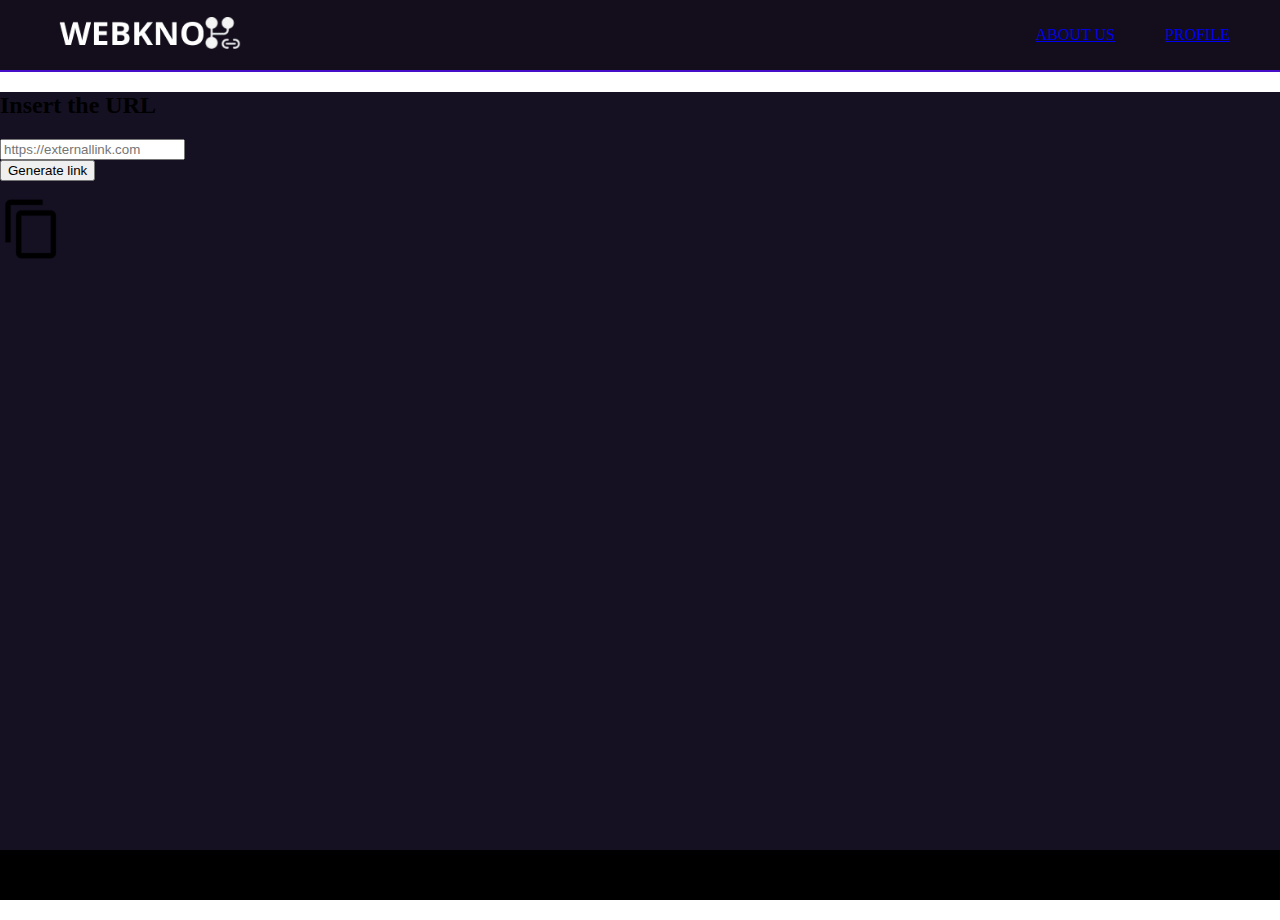
<file: index.html>
<!DOCTYPE html>
<html lang="en">
<head>
    <meta charset="UTF-8">
    <meta name="viewport" content="width=device-width, initial-scale=1.0">
    <title>Document</title>
    <link rel="stylesheet" href="css/style.css">
    <link rel="stylesheet" href="css/header.css">
    <link rel="stylesheet" href="css/main.css">
    <link rel="stylesheet" href="css/footer.css">
    <link rel="preconnect" href="https://fonts.googleapis.com">
    <link rel="preconnect" href="https://fonts.gstatic.com" crossorigin>
    <link href="https://fonts.googleapis.com/css2?family=Matangi:wght@300..900&family=Roboto:ital,wght@0,100..900;1,100..900&display=swap" rel="stylesheet">
</head>

<body>
    <header>
        <nav class="">
            <a href="#">profile</a>
            <a href="#">about us</a>
        </nav>
        
        <div>
            <img src="img/WEBKNOT.png" alt="Logo da Webknot">
        </div>
    </header>


    <main>
        <div class="container_gerador_link">
            <div class="container_inserir_url">
                <h2>Insert the URL</h2>
                <input type="text" placeholder="https://externallink.com" id="input-link_encurtado">
            </div>
            <button id="botao_gerador_link" onclick="gerarLink()">Generate link</button>
            <div id="output-link_encurtado">
                <p id="output-link_encurtado-p"></p>
                <img id="botao_copiar_link" src="img/copy.png" alt="símbolo de cópia" onclick="">
            </div>
        </div>
    </main>


    <footer>

    </footer>

    <script src="main.js"></script>
</body>
</html>
</file>
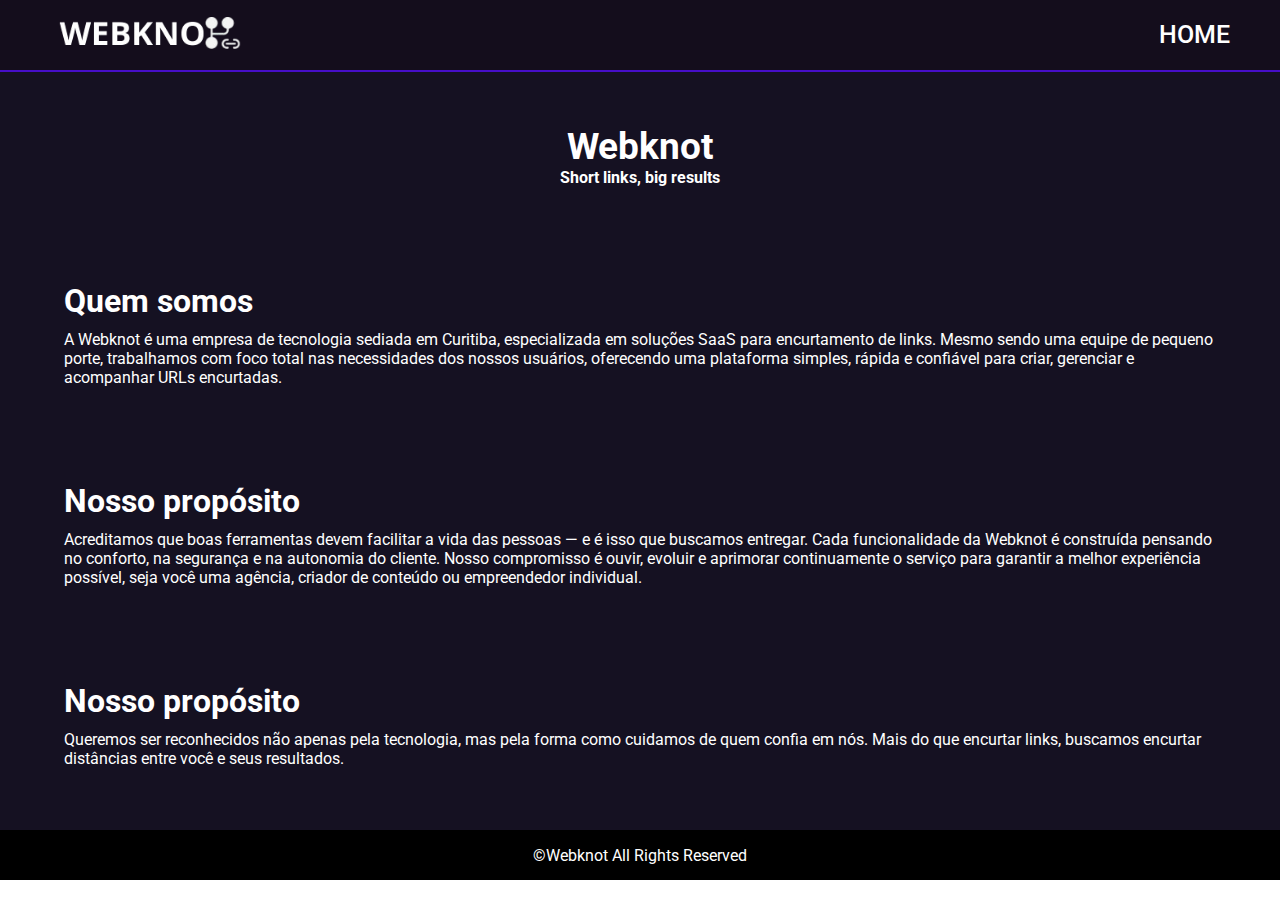
<file: about.html>
<!DOCTYPE html>
<html lang="en">
<head>
    <meta charset="UTF-8">
    <meta name="viewport" content="width=device-width, initial-scale=1.0">
    <title>About us</title>

    <link rel="preconnect" href="https://fonts.googleapis.com">
    <link rel="preconnect" href="https://fonts.gstatic.com" crossorigin>
    <link href="https://fonts.googleapis.com/css2?family=Matangi:wght@300..900&family=Roboto:ital,wght@0,100..900;1,100..900&display=swap" rel="stylesheet">

    <link rel="stylesheet" href="css/base/variables.css">
    <link rel="stylesheet" href="css/base/global.css">
    <link rel="stylesheet" href="css/layout/header.css">
    <link rel="stylesheet" href="css/layout/footer.css">
    <link rel="stylesheet" href="css/pages/about.css">

    <link rel="icon" type="image/x-icon" href="img/Vector.png">
</head>
<body>
    <header>
        <nav>
            <div class="nav_bar_elemento">
                <a href="index.html">Home</a>
                <span class="nav_bar_animacao"></span>
            </div>
            
        </nav>
        
        <div>
	    <a href="index.html"><img src="img/WEBKNOT.png" alt="Logo da Webknot"></a>
        </div>
    </header>

    <main>
        <div class="notranslate titulo-info" translate="no">
            <h1>Webknot</h1>
            <p>Short links, big results</p>
        </div>

        <div class="quem_somos info">
            <h2 class="titulo-quem_somos">Quem somos</h2>
            <p class="texto-quem_somos">A Webknot é uma empresa de tecnologia sediada em Curitiba, especializada em soluções SaaS para encurtamento de links. Mesmo sendo uma equipe de pequeno porte, trabalhamos com foco total nas necessidades dos nossos usuários, oferecendo uma plataforma simples, rápida e confiável para criar, gerenciar e acompanhar URLs encurtadas.</p>
        </div>
        <div class="nosso_proposito info">
            <h2 class="titulo-nosso_proposito">Nosso propósito</h2>
            <p class="texto-nosso_proposito">Acreditamos que boas ferramentas devem facilitar a vida das pessoas — e é isso que buscamos entregar. Cada funcionalidade da Webknot é construída pensando no conforto, na segurança e na autonomia do cliente. Nosso compromisso é ouvir, evoluir e aprimorar continuamente o serviço para garantir a melhor experiência possível, seja você uma agência, criador de conteúdo ou empreendedor individual.</p>
        </div>
        <div class="nossa_visao info">
            <h2 class="titulo-nossa_visao">Nosso propósito</h2>
            <p class="texto-nossa_visao">Queremos ser reconhecidos não apenas pela tecnologia, mas pela forma como cuidamos de quem confia em nós. Mais do que encurtar links, buscamos encurtar distâncias entre você e seus resultados.</p>
        </div>
    </main>

    <footer>
        <span>&#169;<span translate="no" class="notranslate">Webknot</span> All Rights Reserved</span>
    </footer>
</body>
</html>
</file>
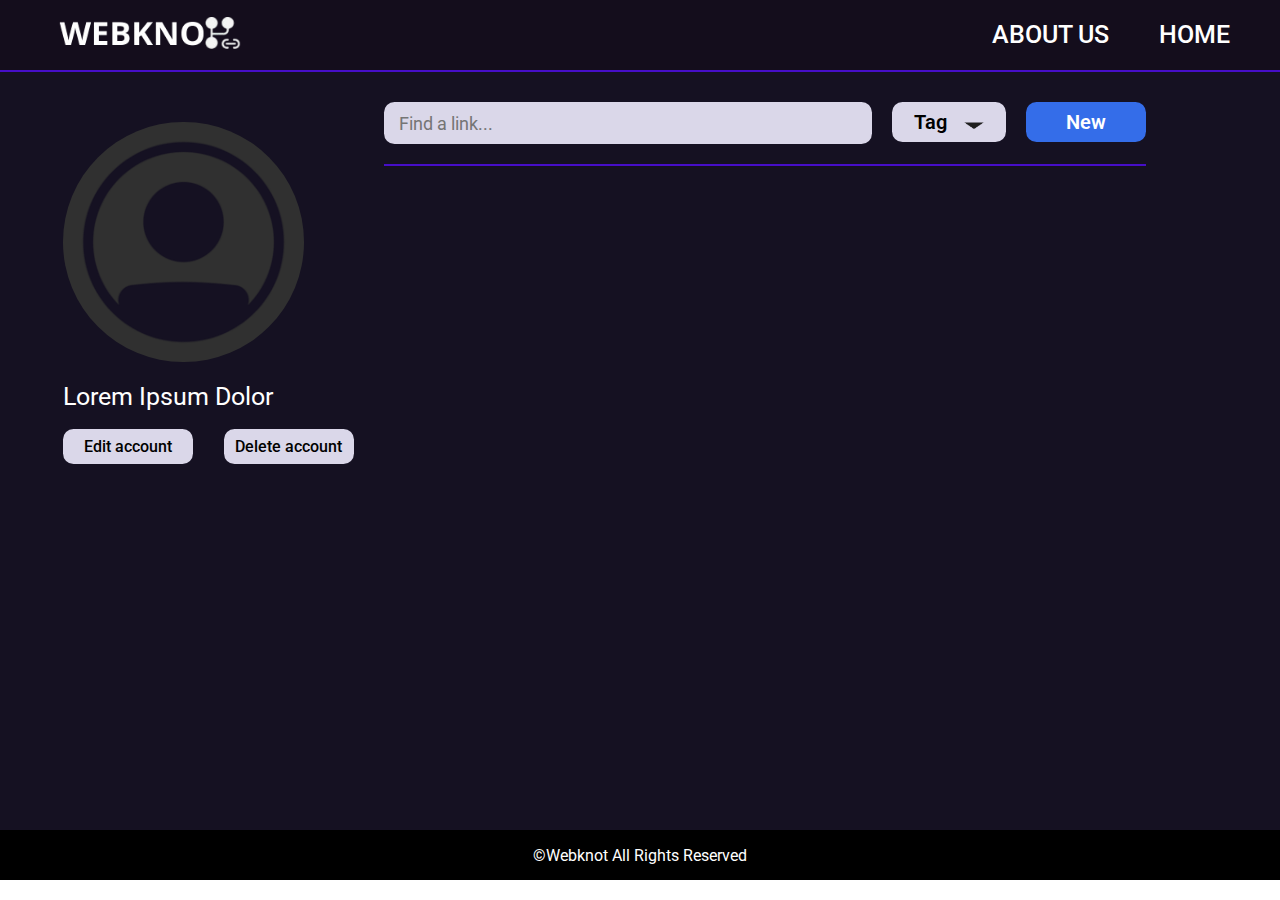
<file: dashboard.html>
<!DOCTYPE html>
<html lang="en">
<head>
    <meta charset="UTF-8">
    <meta name="viewport" content="width=device-width, initial-scale=1.0">
    <title>Dashboard</title>

    <link rel="preconnect" href="https://fonts.googleapis.com">
    <link rel="preconnect" href="https://fonts.gstatic.com" crossorigin>
    <link href="https://fonts.googleapis.com/css2?family=Matangi:wght@300..900&family=Roboto:ital,wght@0,100..900;1,100..900&display=swap" rel="stylesheet">

    <link rel="stylesheet" href="css/base/variables.css">
    <link rel="stylesheet" href="css/base/global.css">
    <link rel="stylesheet" href="css/layout/header.css">
    <link rel="stylesheet" href="css/layout/footer.css">
    <link rel="stylesheet" href="css/pages/dashboard.css">

    <link rel="icon" type="image/x-icon" href="img/Vector.png">
</head>

<body>
    <header>
        <nav>
            <div class="nav_bar_elemento">
                <a href="index.html">Home</a>
                <span class="nav_bar_animacao"></span>
            </div>
            <div class="nav_bar_elemento">
                <a href="about.html">about us</a>
                <span class="nav_bar_animacao"></span>
            </div>
            
        </nav>
        
        <div>
	    <a href="index.html"><img src="img/WEBKNOT.png" alt="Logo da Webknot"></a>
        </div>
    </header>


    <main>
        <div class="user_profile">
            <img src="img/pfp_example.png" alt="User's profile picture" class="pfp_img">

            <div class="user_info_summary">
                <p id="profile_username_p">Lorem Ipsum Dolor</p>
                <p id="profile_links_count_p"></p>
            </div>
            <div class="account_CRUD">
                <button class="account_edit_CRUD button_CRUD" onclick="abrirModalEditar()"><span></span>Edit account</button>
                <button class="account_delete_CRUD button_CRUD" onclick="deletarUsuario()"><span></span>Delete account</button>
            </div>

            <div class="shadow"></div>

            <form id="edit_profile_form">
                <span id="close_edit_form">&times;</span>
                <div class="account_update_container">
                    <h3>Edit profile</h3>
                    <div class="account_edit">
                        <label for="edit_nome">Name:</label>
                        <input type="text" id="edit_nome" name="nome" class="account_edit_input">
                    </div>
                        
                    <div class="account_edit">
                        <label for="edit_email">Email:</label>
                        <input type="email" id="edit_email" name="email" class="account_edit_input">
                    </div>
                    
                    <button type="submit">Save changes</button>
                </div>
                    
                <p id="mensagem_update"></p> 
            </form>
            
            
        </div>

        <div class="link_related_div">
            <div class="link_search_div link_related_subdiv">
                <input id="link_search_input" type="text" placeholder="Find a link...">

                <div class="wrapper">
                        <details class="tag_details">
                        <summary>Tag <img src="img/trianglin.png" alt="trianglin"></summary>
                        <div class="content">
                            <label id="tag_1">
                                <input type="radio" name="tag_1" id="tag_1" data-autosubmit="true">
                                <span>Tag 1</span>
                            </label>
                            <label id="tag_2">
                                <input type="radio" name="tag_2" id="tag_2">
                                <span>Tag 2</span>
                            </label>
                            <label id="tag_3">
                                <input type="radio" name="tag_3" id="tag_3">
                                <span>Tag 3</span>
                            </label>
                        </div>
                    </details>

                    <a href="index.html" class="create_new_link">New</a>
                </div>
            </div>

            <!-- SERÁ POPULADO COM O BANCO DE DADOS -->
            <div id="links_container"></div>


        </div>
    </main>


    <footer>
        <span>&#169;<span translate="no" class="notranslate">Webknot</span> All Rights Reserved</span>
    </footer>

    <script src="js/usuarioCRUD.js"></script>
    <script src="js/linkCRUD.js"></script>
    <script src="js/linkFilterDashboard.js"></script>
</body>
</html>
</file>
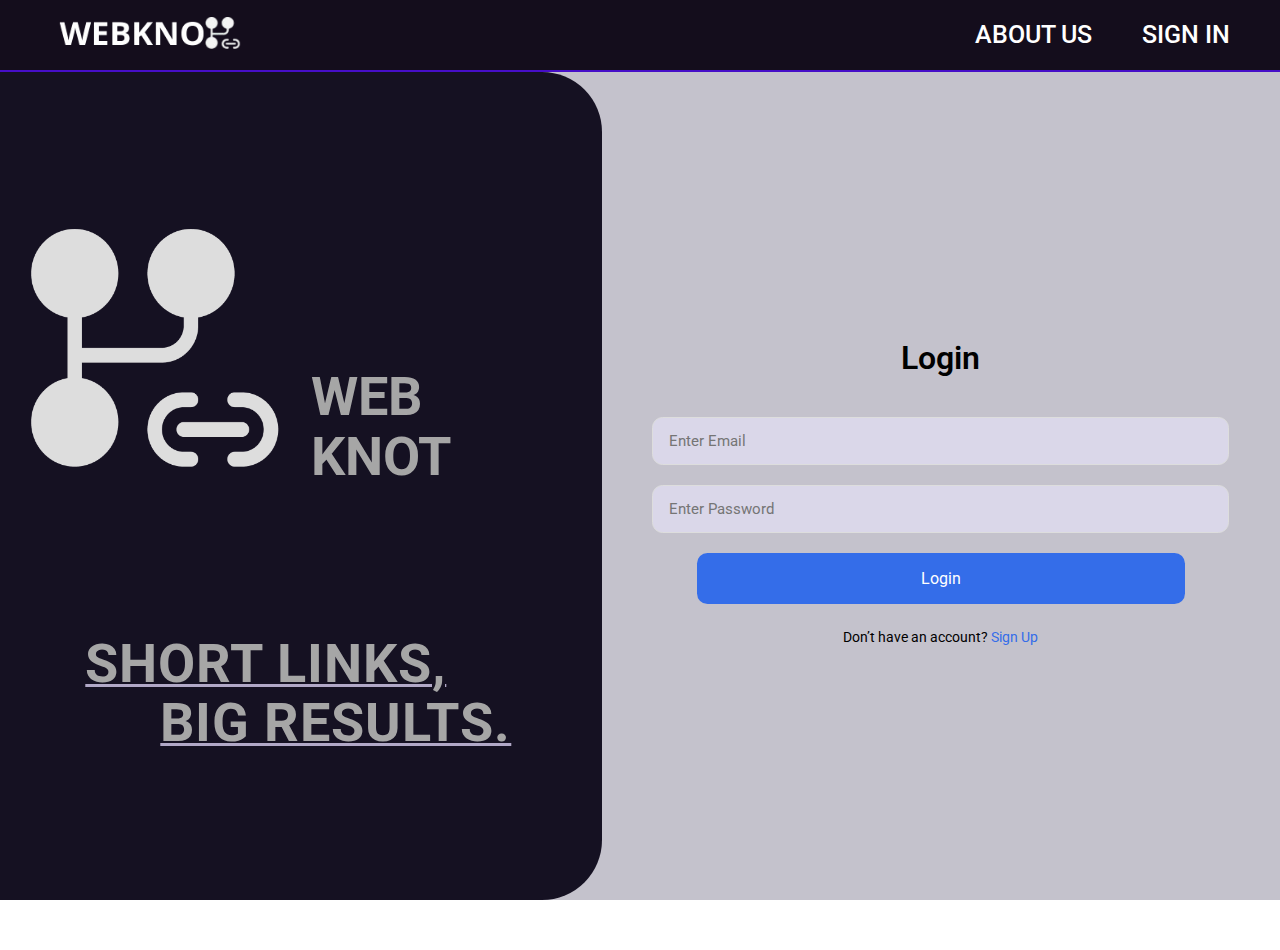
<file: signin.html>
<!DOCTYPE html>
<html lang="en">
<head>
    <meta charset="UTF-8">
    <meta name="viewport" content="width=device-width, initial-scale=1.0">
    <title>WebKnot - Sign In</title>

    <link rel="preconnect" href="https://fonts.googleapis.com">
    <link rel="preconnect" href="https://fonts.gstatic.com" crossorigin>
    <link href="https://fonts.googleapis.com/css2?family=Matangi:wght@300..900&family=Roboto:ital,wght@0,100..900;1,100..900&display=swap" rel="stylesheet">

    <link rel="stylesheet" href="css/base/variables.css">
    <link rel="stylesheet" href="css/base/global.css">
    <link rel="stylesheet" href="css/layout/header.css">
    <link rel="stylesheet" href="css/layout/footer.css">
    <link rel="stylesheet" href="css/pages/sign_upAndIn.css">

    <link rel="icon" type="image/x-icon" href="img/Vector.png">
</head>
<header>
    <nav>
      <div class="nav_bar_elemento">
        <a href="signin.html">Sign in</a>
        <span class="nav_bar_animacao"></span>
      </div>
      <div class="nav_bar_elemento">
        <a href="#">about us</a>
        <span class="nav_bar_animacao"></span>
      </div>
    </nav>
        
    <div>
      <img src="img/WEBKNOT.png" alt="Logo da Webknot">
    </div>
  </header>


  <main>
    <div class="container">

      <div class="left-panel">
        <div class="logo_div">
          <img src="img/logo.png" alt="Logo" />

          <div>
            <h1>WEB</h1>
            <h1>KNOT</h1>
          </div>
        </div>

        <div class="slogan">
          <p class="slogan_p1"><span class="underline">Short links,</span></p>
          <p class="slogan_p2"><span class="underline">Big results.</span></p>
        </div>

      </div>


    <div class="right-panel">

      <h2>Login</h2>

      <form>
        <input type="email" placeholder="Enter Email" required />
        <input type="password" placeholder="Enter Password" required />
        <button type="submit">Login</button>
      </form>

      <p class="login-text">
        Don’t have an account? <a href="signup.html">Sign Up</a>
      </p>

    </div>

  </div>

  </main>

  <footer>
    <span>&#169;Webknot All Rights Reserved</span>
  </footer>

</body>
</html>
</file>
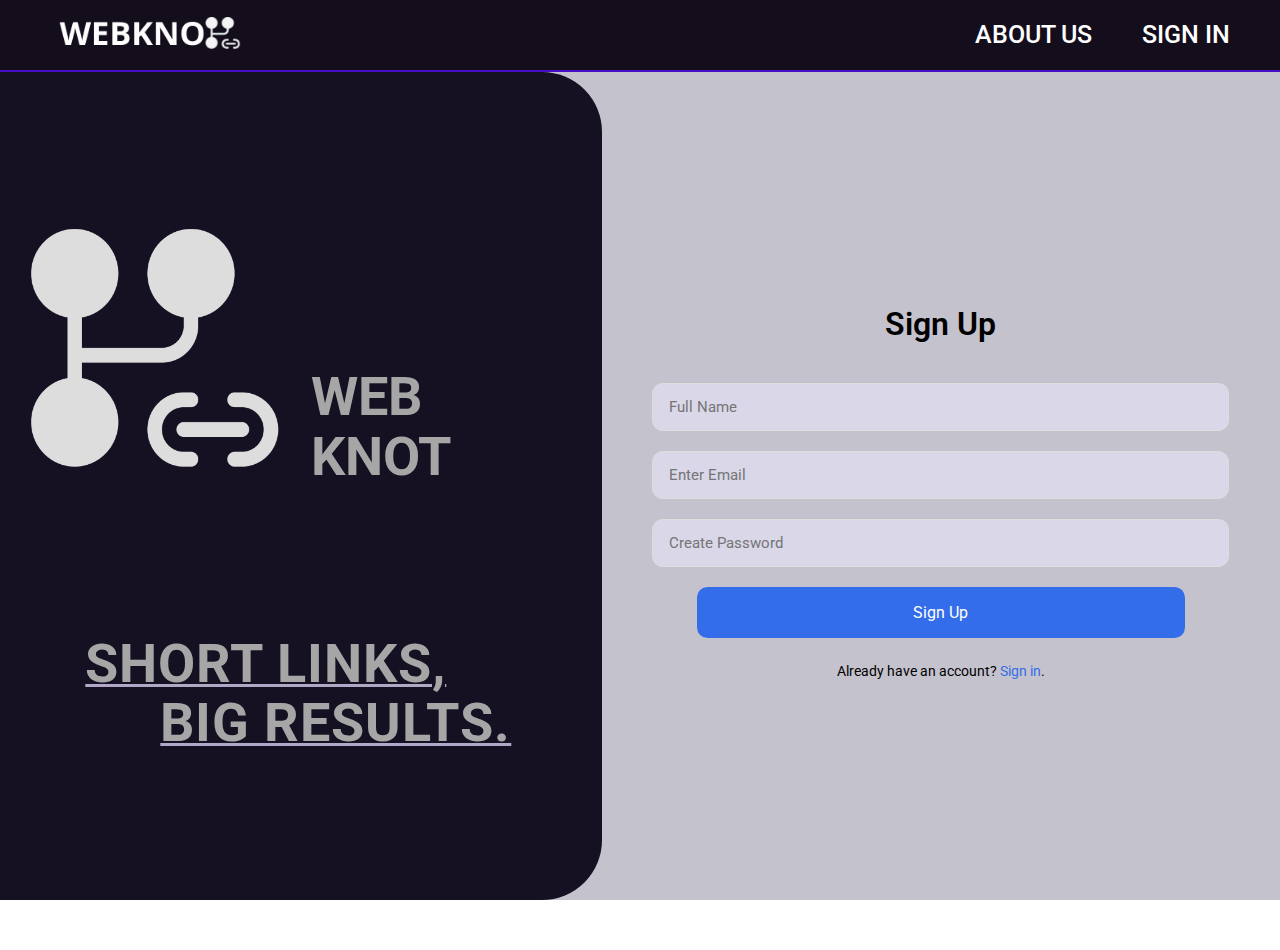
<file: signup.html>
<!DOCTYPE html>
<html lang="en">
<head>
    <meta charset="UTF-8">
    <meta name="viewport" content="width=device-width, initial-scale=1.0">
    <title>WebKnot - Sign Up</title>

    <link rel="preconnect" href="https://fonts.googleapis.com">
    <link rel="preconnect" href="https://fonts.gstatic.com" crossorigin>
    <link href="https://fonts.googleapis.com/css2?family=Matangi:wght@300..900&family=Roboto:ital,wght@0,100..900;1,100..900&display=swap" rel="stylesheet">

    <link rel="stylesheet" href="css/base/variables.css">
    <link rel="stylesheet" href="css/base/global.css">
    <link rel="stylesheet" href="css/layout/header.css">
    <link rel="stylesheet" href="css/layout/footer.css">
    <link rel="stylesheet" href="css/pages/sign_upAndIn.css">

    <link rel="icon" type="image/x-icon" href="img/Vector.png">
    <script src="js/main.js"></script>
</head>
<body>
  <header>
    <nav>
      <div class="nav_bar_elemento">
        <a href="signin.html">Sign in</a>
        <span class="nav_bar_animacao"></span>
      </div>
      <div class="nav_bar_elemento">
        <a href="#">about us</a>
        <span class="nav_bar_animacao"></span>
      </div>
    </nav>
        
    <div>
      <a href="index.html"><img src="img/WEBKNOT.png" alt="Logo da Webknot"></a>
    </div>
  </header>


  <main>
    <div class="container">

      <div class="left-panel">
        <div class="logo_div">
          <img src="img/logo.png" alt="Logo" />

          <div class="notranslate" translate="no">
            <h1>WEB</h1>
            <h1>KNOT</h1>
          </div>
        </div>

        <div class="slogan">
          <p class="slogan_p1"><span class="underline">Short links,</span></p>
          <p class="slogan_p2"><span class="underline">Big results.</span></p>
        </div>

      </div>

      <div class="right-panel">
        <h2>Sign Up</h2>

        <form id="signupForm">
	  <input type="text" id="fullName" placeholder="Full Name" required />
	  <span class="error" id="nameError"></span>

	  <input type="email" id="email" placeholder="Enter Email" required />
	  <span class="error" id="emailError"></span>

	  <input type="password" id="password" placeholder="Create Password" required />
	  <span class="error" id="passwordError"></span>

          <button type="submit">Sign Up</button>
        </form>

        <p class="login-text">
          Already have an account? <a href="signin.html">Sign in</a>.
        </p>

      </div>
    </div>
  </main>


  <footer>
    <span>&#169;<span translate="no" class="notranslate">Webknot</span> All Rights Reserved</span>
  </footer>

</body>
</html>
</file>
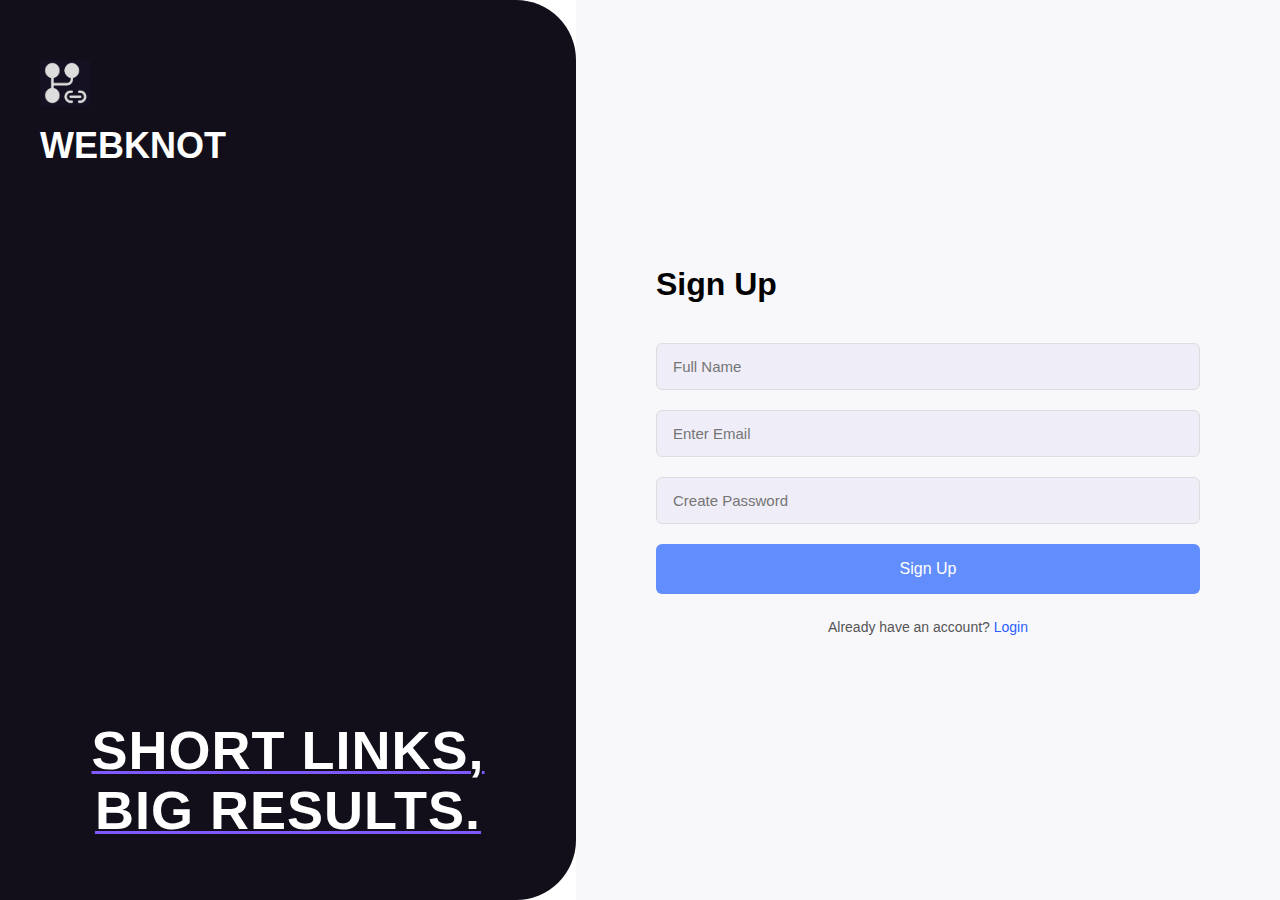
<file: webknot/signup.html>
<!DOCTYPE html>
<html lang="en">
<head>
  <meta charset="UTF-8" />
  <meta name="viewport" content="width=device-width, initial-scale=1.0" />
  <title>Web Knot - Sign Up</title>
  <link rel="stylesheet" href="style.css" />
</head>
<body>

  <div class="container">

    <div class="left-panel">

      <div class="logo">
        <img src="logo.png" alt="Logo" />
        <h1><span>WEBKNOT</h1>
      </div>

      <p class="slogan">
        <span class="underline">Short links,</span><br>
        <span class="underline">Big results.</span>
      </p>

    </div>

    <div class="right-panel">

      <h2>Sign Up</h2>

      <form>
        <input type="text" placeholder="Full Name" required />
        <input type="email" placeholder="Enter Email" required />
        <input type="password" placeholder="Create Password" required />
        <button type="submit">Sign Up</button>
      </form>

      <p class="login-text">
        Already have an account? <a href="login.html">Login</a>
      </p>

    </div>
  </div>
</body>
</html>
</file>
<file: css/style.css>
@import url('https://fonts.googleapis.com/css2?family=Matangi:wght@300..900&family=Roboto:ital,wght@0,100..900;1,100..900&display=swap');

html, body{
    padding: 0;
    margin: 0;
    height: 100%;
    overflow-x: hidden;
}
</file>
<file: css/header.css>
header{
    display: flex;
    flex-direction: row-reverse;
    min-height: 70px;
    justify-content: space-between;
    align-items: center;
    background-color: #140D1C;
    color: #fff;
    border-bottom: 2px solid #460EC8;
}

header nav{
    display: flex;
    flex-direction: row-reverse;
    padding-right: 50px;
    gap: 50px;
    text-transform: uppercase;
}

.nav_bar_elemento{
    display: flex;
    flex-direction: column;
    align-items: center;
}

.nav_bar_elemento a{
    font-size: 25px;
    align-self: center;
    margin: 0;
    color: #fff;
    font-family: 'roboto';
    font-weight: 500;
    text-decoration: none;
    transition: color 0.4s ease-out;
}

.nav_bar_elemento span{
    width: 0;
    height: 2px;
    background-color: #b1a8c7;
    transition: width 0.4s ease-out;
}

.nav_bar_elemento:hover a{
    color: #b1a8c7;
}

.nav_bar_elemento:hover span{
    width: 100%;
}

header img{
    margin-left: 50px;
    filter: invert();
    aspect-ratio: auto;
    width: 200px;
    height: auto;
}



@media screen and (max-width: 600px){
header{
    display: flex;
    flex-direction: column;
    min-height: 70px;
    height: fit-content;
    justify-content: center;
    align-items: center;
    background-color: #140D1C;
    color: #fff;
    border-bottom: 2px solid #460EC8;
}

header nav{
    display: flex;
    flex-direction: column;
    padding: 0;
    gap: 15px;
    margin: 15px 0;
    text-transform: uppercase;
}

header img{
    margin-left: 0;
    margin-bottom: 15px;
    filter: invert();
    aspect-ratio: auto;
    width: 200px;
    height: auto;
}

}
</file>
<file: css/main.css>
main{
    height: calc(100vh - 142px);
    background-color: #151122;
}

@media screen and (max-width: 600px){}
</file>
<file: css/footer.css>
footer{
    min-height: 70px;
    background-color: black;
}

@media screen and (max-width: 600px){}
</file>
<file: css/base/variables.css>
:root{
    /* TEXT COLORS */
    --general_text_color: #FFFFFF;
    --dark_text_color: #3D414A;
    --highlight_text_color: #b1a8c7;
    --secondary_text_color: #A6A6A6;


    /* HIGHLIGHT COLORS */
    --highlight_blue: #346DE9;
    --hover_highlight_blue: #5a80f0;
    --highlight_purple: #460EC8;


    /* BACKGROUND COLORS */
    --header_bg: #140D1C;
    --general_bg: #151122;
    --footer_bg: #000000;
    --link_bg: #DAD7E9;
    --login_bg: #c4c2cc;


    /* BUTTON COLORS */
    --delete_button_anim_bg: #ec091c;
    --edit_button_anim_bg: #19ee60;


    /* BORDER SPECIFICATIONS */
    --general_border_radius: 10.5px;


    --link_URL_width: 300px;
}
</file>
<file: css/base/global.css>
html, body{
  padding: 0;
  margin: 0;
  height: 100%;
  overflow-x: hidden;
}

body *{
  font-family: "Roboto", sans-serif;
}

body{
  width: 100%;
}
</file>
<file: css/layout/header.css>
header{
    display: flex;
    flex-direction: row-reverse;
    min-height: 70px;
    justify-content: space-between;
    align-items: center;
    background-color: #140D1C;
    color: #fff;
    border-bottom: 2px solid #460EC8;
}

header nav{
    display: flex;
    flex-direction: row-reverse;
    padding-right: 50px;
    gap: 50px;
    text-transform: uppercase;
}

.nav_bar_elemento{
    display: flex;
    flex-direction: column;
    align-items: center;
}

.nav_bar_elemento a{
    font-size: 25px;
    align-self: center;
    margin: 0;
    color: #fff;
    font-family: 'roboto';
    font-weight: 500;
    text-decoration: none;
    transition: color 0.4s ease-out;
}

.nav_bar_elemento span{
    width: 0;
    height: 2px;
    background-color: #b1a8c7;
    transition: width 0.4s ease-out;
}

.nav_bar_elemento:hover a{
    color: #b1a8c7;
}

.nav_bar_elemento:hover span{
    width: 100%;
}

header img{
    margin-left: 50px;
    filter: invert();
    aspect-ratio: auto;
    width: 200px;
    height: auto;
}



@media screen and (max-width: 600px){
header{
    display: flex;
    flex-direction: column;
    min-height: 70px;
    height: fit-content;
    justify-content: center;
    align-items: center;
    background-color: #140D1C;
    color: #fff;
    border-bottom: 2px solid #460EC8;
}

header nav{
    display: flex;
    flex-direction: column;
    padding: 0;
    gap: 15px;
    margin: 15px 0;
    text-transform: uppercase;
}

header img{
    margin-left: 0;
    margin-bottom: 15px;
    filter: invert();
    aspect-ratio: auto;
    width: 200px;
    height: auto;
}

}
</file>
<file: css/layout/footer.css>
footer{
    display: flex;
    justify-content: center;
    align-items: center;
    min-height: 50px;
    background-color: var(--footer_bg);
    color: white;
}

@media screen and (max-width: 600px){
footer{
    min-height: 30px;
}
}
</file>
<file: css/pages/about.css>
main{
    display: flex;
    flex-direction: column;
    align-items: center;
    justify-content: space-around;
    min-height: calc(100vh - 142px);
    background-color: var(--general_bg);
    color: var(--general_text_color);
}

h1, h2, p{
    margin: 0;
}

.titulo-info{
    display: flex;
    flex-direction: column;
    justify-content: center;
    align-items: center;
    margin-top: 20px;
    margin-bottom: 30px;
}

.titulo-info h1{
    font-size: 2.3rem;
}

.titulo-info p{
    font-weight: 700;
}

.info{
    display: flex;
    flex-direction: column;
    width: 90%;
}

.info h2{
    font-size: 2rem;
    margin-bottom: 10px;
}

.info p{
    font-size: 1rem;
    margin-bottom: 30px;
}
</file>
<file: css/pages/dashboard.css>
main{
    display: grid;
    grid-template-columns: 3fr 7fr;
    min-height: calc(100vh - 142px);
    background-color: #151122;
}

.user_profile{
    display: flex;
    flex-direction: column;
    padding-top: 50px;
    padding-left: 16.5%;
}

.pfp_img{
    width: 75%;
    max-width: 300px;
    height: auto;
    border-radius: 50%;
}

.user_info_summary{
    display: flex;
    flex-direction: column;
    margin-top: 20px;
    gap: 8px;
}

.user_info_summary p{
    margin: 0;
}

#profile_username_p{
    color: var(--general_text_color);
    font-size: 25px;
}

#profile_links_count_p{
    color: var(--secondary_text_color);
}

.account_CRUD{
    display: grid;
    grid-template-columns: 1fr 1fr;
    width: 100%;
    justify-content: center;
    align-items: center;
    margin-top: 10px;
}


.shadow{
    position: absolute;
    display: none;
    width: 100vw;
    height: 100vh;
    left: 0;
    top: 0;
    z-index: 100;
    background-color: black;
    opacity: 0.4;
}


#edit_profile_form {
    position: fixed;
    display: none;
    flex-direction: column;
    gap: 25px;
    left: 50%;
    top: 50%;
    transform: translate(-50%, -50%);
    width: 90%;
    max-width: 450px;
    padding: 35px 40px;
    background: var(--user_CRUD_bg);
    color: var(--general_text_color);
    border-radius: var(--general_border_radius);
    box-shadow: 0 0 25px rgba(0,0,0,0.4);
    z-index: 1000;
}

#close_edit_form {
    position: absolute;
    top: 12px;
    right: 15px;
    font-size: 2rem;
    font-weight: bold;
    color: var(--secondary_text_color);
    cursor: pointer;
    transition: 0.2s;
}

#edit_profile_form h3 {
    font-size: 1.5rem;
    font-weight: 600;
    margin-bottom: 10px;
    text-align: center;
    color: var(--highlight_text_color);
}


.account_update_container {
    display: flex;
    flex-direction: column;
    width: 100%;
    gap: 20px;
}


.account_edit {
    display: flex;
    flex-direction: column;
    width: 100%;
}


.account_edit label {
    font-size: 0.95rem;
    margin-bottom: 6px;
    color: var(--secondary_text_color);
}


.account_edit_input{
    width: calc(100% - 12px - 14px);
    padding: 12px 14px;
    background: var(--track-bg);
    color: var(--general_text_color);
    border: 1px solid #4a3c67;
    border-radius: 8px;
    font-size: 1rem;
    outline: none;
    transition: 0.2s;
}

.account_edit input:focus {
    border-color: var(--highlight_blue);
    box-shadow: 0 0 0 2px rgba(52,109,233,0.4);
}


.account_update_container button {
    align-self: center;
    padding: 10px 35px;
    font-size: 1rem;
    font-weight: 600;
    border: none;
    border-radius: var(--general_border_radius);
    background: var(--edit_button_anim_bg);
    color: #000;
    cursor: pointer;
    transition: 0.2s ease-in-out;
}

.account_update_container button:hover {
    transform: translateY(-2px);
    background: #2bff73;
    box-shadow: 0 0 12px rgba(41,255,110,0.4);
}

#mensagem_update {
    margin-top: 10px;
    text-align: center;
    font-size: 0.95rem;
}



.button_CRUD{
    display: flex;
    align-items: center;
    justify-content: center;
    width: 120px;
    height: 40px;
    overflow: hidden;
    font-size: 16px;
    font-weight: 500;
    background-color: var(--link_bg);
    border-radius: var(--general_border_radius);
    border: none;
    transition:
        background-color 0.4s ease-in,
        transform 0.4s ease-in-out;
}

.button_CRUD span{
    position: absolute;
    top: 50%;
    left: 50%;
    transform: translate(-50%, -50%);
    width: 0;
    height: 0;
    background-color: var(--link_bg);
    z-index: -1;
    border-radius: 50%;
    transition: background-color 0.3s ease-in;
}

.account_CRUD > button{
    width: 95%;
    max-width: 130px;
    height: 35px;
    padding: 5px 10px;
    border: none;
}

.button_CRUD:hover{
    cursor: pointer;
    transform: translateY(-2px);
}

.button_CRUD:hover span{
    width: 200px;
    height: 200px;
}

.account_edit_CRUD:hover{
    box-shadow: 0 0 12px rgba(24, 163, 255, 0.4);
}
.account_edit_CRUD:hover span{
    background-color: #0d77be;
}

.account_delete_CRUD:hover{
    box-shadow: 0 0 12px rgba(255, 17, 37, 0.4);
}
.account_delete_CRUD:hover span{
    background-color: var(--delete_button_anim_bg);
}

.account_CRUD button:hover span{
    width: 130px;
    height: 130px;
}

.link_related_div{
    width: 100%;
    height: auto;
    margin-top: 30px;
    margin-bottom: 20px;
}

.link_related_subdiv{
    width: 85%;
    border-bottom: 2px solid var(--highlight_purple);
}

.link_search_div{
    display: flex;
    flex-direction: row;
    gap: 20px;
    padding-bottom: 20px;
}

.link_search_div > *{
    height: 40px;
    border-radius: var(--general_border_radius);
    border: none;
}

.link_search_div input{
    width: 60%;
    flex: 1;
    padding-left: 15px;
    background-color: var(--link_bg);
    font-size: 18px;
}

.wrapper{
    display: flex;
    gap: 20px;
    flex-shrink: 0;
}

.wrapper > *{
    border-radius: var(--general_border_radius);
    border: none;
}

.tag_details, .create_new_link{
    display: inline-flex;
    justify-content: center;
    align-items: center;
    font-weight: 600;
    font-size: 20px;
}

.tag_details{
    position: relative;
    width: 114px;
    background-color: var(--link_bg);
    flex-direction: column;
}

.tag_details summary{
    list-style: none;
    cursor: pointer;
}

.tag_details summary::-webkit-details-marker {
  display: none;
}

.tag_details summary img{
    width: 20px;
    height: auto;
    margin-left: 12px;
}

.tag_details .content{
    position: absolute;
    top: 100%;
    left: 0;
    display: flex;
    flex-direction: column;
    align-items: center;
    width: 100%;
    background-color: var(--link_bg);
    border-radius: 8px;
    box-shadow: 0 4px 10px rgba(0,0,0,0.3);
}

.tag_details[open] .content {
  animation: slideDown 0.9s ease;
}
@keyframes slideDown{
  from {
    opacity: 0;
    transform: translateY(-30px);
  }
  to {
    opacity: 1;
    transform: translateY(0);
  }
}

input[type="radio"] {
    opacity: 0;
    position: absolute;
    width: 1em;
    height: 1em;
}

.tag_details .content label{
    display: flex;
    justify-content: center;
    width: 100%;
    margin: 5px 0;
    padding: 5px 0;
    cursor: pointer;
}

.content label input{
    list-style-type: none;
}

.create_new_link{
    justify-content: center;
    align-items: center;
    background-color: var(--highlight_blue);
    width: 120px;
    color: var(--general_text_color);
    text-decoration: none;
    transition: background-color 0.4s ease-in;
}

.create_new_link:hover{
    background-color: var(--hover_highlight_blue);
}

.link_summary_div{
    display: flex;
}

.link_summary_div::before{
    margin-bottom: 20px;
}

.element_URL_subdiv{
    display: flex;
    flex: 1;
    flex-direction: column;
    gap: 5px;
    padding: 30px 0;
}

.element_URL_subdiv p{
    margin: 0;
}


.element_URL_fitcontent_subdiv{
    display: flex;
    flex-direction: column;
    width: fit-content;
    background-color: var(--general_bg);
}

.element_URL_fitcontent_subdiv:hover{
    cursor: pointer;
}

.element_URL_fitcontent_subdiv span{
    width: 0;
    height: 2px;
    background-color: var(--highlight_text_color);
    transition: width 0.6s ease-in-out;
}

.element_URL_fitcontent_subdiv:hover span{
    width: 90%;
}

.element_URL_fitcontent_subdiv:hover .dashboard_link_URL{
    color: var(--highlight_text_color);
}

.short_link_URL{
    color: var(--general_text_color);
    font-size: 24px;
    transition: color 0.4s ease-in;
}

.long_link_URL{
    color: var(--secondary_text_color);
    font-size: 16px;
    transition: color 0.4s ease-in;
}

.element_tags_subdiv{
    display: flex;
    flex-direction: row;
    max-width: 300px;
    overflow-x: auto;
    gap: 10px;
    padding-bottom: 3px;
}

.element_tags_subdiv::-webkit-scrollbar{
    height: 5px;
    margin-top: 5px;
}
.element_tags_subdiv::-webkit-scrollbar-thumb {
    background: var(--hover_highlight_blue);
    border-radius: 3px;
    padding-top: 2px;
    width: 15px;
}
.element_tags_subdiv::-webkit-scrollbar-track {
    background-color: var(--track-bg);
}

.element_tags_subdiv span{
    background-color: var(--link_bg);
    padding: 5px 8px;
    color: var(--dark_text_color);
    font-weight: 500;
    border-radius: var(--general_border_radius);
    transition: background-color 0.25s ease-in;
    white-space: nowrap;
}

.element_tags_subdiv span:hover{
    background-color: #aba7bb;
    cursor: pointer;
}

.element_CRUD_subdiv{
    display: flex;
    flex-direction: column;
    align-self: center;
    gap: 10px;
}

.button_delete_element:hover span{
    background-color: var(--delete_button_anim_bg);
}
.button_delete_element:hover {
    box-shadow: 0 0 12px rgba(255, 17, 37, 0.4);
}
.button_edit_element:hover span{
    background-color: var(--edit_button_anim_bg);
}
.button_edit_element:hover{
    box-shadow: 0 0 12px rgba(41,255,110,0.4);
}

.show{
    display: flex !important;
}



@media screen and (max-width: 740px){
main{
    display: flex;
    flex-direction: column;
}

.user_profile{
    width: 90%;
    display: grid;
    grid-template-columns: 3fr 7fr;
    grid-template-rows: auto auto;
    margin: 0 auto;
    padding: 25px 0 0 0;
    align-items: center;
}

.pfp_img{
    width: 90%;
    height: auto;
    border-radius: 50%;
}

.user_info_summary{
    display: flex;
    flex-direction: column;
    margin-top: 20px;
    gap: 8px;
}

.user_info_summary p{
    margin: 0;
}

#profile_username_p{
    color: var(--general_text_color);
    font-size: 25px;
}

#profile_links_count_p{
    color: var(--secondary_text_color);
}

.account_CRUD{
    display: flex;
    grid-column: 1 / span 2;
    width: 100%;
    justify-content: center;
    align-items: center;
    gap: 30px;
    margin-top: 10px;
}

.link_summary_div{
    display: grid;
    grid-template-rows: auto auto;
}

.link_related_div{
    width: 100%;
    display: flex;
    flex-direction: column;
    margin-top: 25px;
    margin-bottom: 20px;
}

.link_related_subdiv{
    width: 100%;
}

.link_search_div{
    display: flex;
    flex-direction: column;
    align-items: center;
    gap: 10px;
    padding-bottom: 20px;
}

.link_search_div > *{
    height: 40px;
    border-radius: var(--general_border_radius);
    border: none;
}

.link_search_div input{
    width: 80%; 
    padding: 5px 0 5px 15px;
}

.element_URL_subdiv{
    width: 90%;
    display: flex;
    flex: 1;
    flex-direction: column;
    gap: 5px;
    justify-self: center;
    padding: 30px 0 20px 0;
}

.element_tags_subdiv{
    max-width: 200px;
}

.element_CRUD_subdiv{
    display: flex;
    flex-direction: row;
    justify-self: center;
    gap: 10px;
    padding-bottom: 30px;
}

}

@media screen and (max-width:400px){
.short_link_URL{
    font-size: 18px;
}

.long_link_URL{
    font-size: 12px;
}
}
</file>
<file: css/pages/sign_upAndIn.css>
/* Container geral */
main {
  display: flex;
  justify-content: center;
  align-items: center;
  height: calc(100vh - 72px);
}

.error {
  color: red;
  font-size: 0.9em;
  display: block;
}

.error:empty {
  display: none;
}

.container {
  display: flex;
  width: 100%;
  height: 100%;
  background-color: var(--login_bg);
  overflow: hidden;
}

/* Painel esquerdo */
.left-panel {
    display: grid;
    grid-template-rows: 50% 50%;
    background-color: var(--general_bg);
    color: var(--secondary_text_color);
    width: 47%;
    border-top-right-radius: 60px;
    border-bottom-right-radius: 60px;
}

.logo_div {
    display: flex;
    flex-direction: row;
    gap: 10px;
    width: 100%;
    height: 100%;
}

.logo_div img {
    width: 50%;
    height: fit-content;
    align-self: end;
}

.logo_div div{
    display: flex;
    flex-direction: column;
    justify-content: end;
}

.logo_div h1 {
  font-size: 54px;
  font-weight: 700;
  line-height: 1.1;
  margin: 0;
}

.slogan {
    display: flex;
    flex-direction: column;
    justify-content: center;
    align-items: center;
    width: 100%;
    height: 100%;
}

.slogan p{
    margin-top: 0;
    margin-bottom: 0;
    font-size: 54px;
    font-weight: 700;
    line-height: 1.1;
    text-align: center;
    letter-spacing: 1px;
    text-transform: uppercase;
}

.slogan_p1{
    margin-left: -70px;
}

.slogan_p2{
    margin-left: 70px;
}

.underline {
  text-decoration: underline;
  text-decoration-thickness: 3px;
  text-decoration-color: var(--highlight_text_color);
}


.right-panel {
  width: 53%;
  display: flex;
  flex-direction: column;
  justify-content: center;
  align-items: center;
  background-color: var(--login_bg);
}

.right-panel h2 {
  font-size: 32px;
  font-weight: 600;
  margin-bottom: 40px;
}

form {
  display: flex;
  flex-direction: column;
  justify-content: center;
  align-items: center;
  width: 80%;
  gap: 20px;
}

input {
    width: 100%;
  padding: 14px 16px;
  border: 1px solid #ddd;
  border-radius: var(--general_border_radius);
  background-color: var(--link_bg);
  outline: none;
  font-size: 15px;
}

input:focus {
  border-color: var(--highlight_purple);
}

button {
    width: 90%;
  background-color: var(--highlight_blue);
  color: white;
  border: none;
  padding: 16px;
  border-radius: var(--general_border_radius);
  font-size: 16px;
  cursor: pointer;
  transition: 0.2s;
}

button:hover {
  background-color: #517cfb;
}

.login-text {
  margin-top: 25px;
  font-size: 14px;
  color: var(--create_container_text_color);
  text-align: center;
}

.login-text a {
  color: var(--highlight_blue);
  text-decoration: none;
}

.login-text a:hover {
  text-decoration: underline;
}
</file>
<file: webknot/style.css>
/* Reset */
* {
  margin: 0;
  padding: 0;
  box-sizing: border-box;
  font-family: "Poppins", sans-serif;
}

/* Container geral */
body {
  background-color: #1c1b20;
  display: flex;
  justify-content: center;
  align-items: center;
  height: 100vh;
}

.container {
  display: flex;
  width: 100%;
  height: 100vh;
  background-color: #fff;
  overflow: hidden;
}

/* Painel esquerdo */
.left-panel {
  background-color: #120f1a;
  color: white;
  width: 45%;
  padding: 60px 40px;
  display: flex;
  flex-direction: column;
  justify-content: space-between;
  border-top-right-radius: 60px;
  border-bottom-right-radius: 60px;
}

.logo {
  display: flex;
  flex-direction: column;
  gap: 10px;
}

.logo img {
  width: 50px;
  margin-bottom: 10px;
}

.logo h1 {
  font-size: 36px;
  font-weight: 700;
  line-height: 1.1;
}

.slogan {
  font-size: 54px;          /* bem maior */
  font-weight: 700;          /* mais presença */
  line-height: 1.1;          /* menos espaçamento vertical */
  text-align: center;
  letter-spacing: 1px;       /* leve espaçamento entre letras */
  color: #ffffff;
  text-transform: uppercase; /* dá um ar de destaque */
}

.underline {
  text-decoration: underline;
  text-decoration-thickness: 3px; /* traço mais grosso */
  text-decoration-color: #7f58ff;
}


.right-panel {
  width: 55%;
  padding: 80px;
  display: flex;
  flex-direction: column;
  justify-content: center;
  background-color: #f8f8fb;
}

.right-panel h2 {
  font-size: 32px;
  font-weight: 600;
  margin-bottom: 40px;
}

form {
  display: flex;
  flex-direction: column;
  gap: 20px;
}

input {
  padding: 14px 16px;
  border: 1px solid #ddd;
  border-radius: 6px;
  background-color: #efedf7;
  outline: none;
  font-size: 15px;
}

input:focus {
  border-color: #628dfd;
}

button {
  background-color: #628dfd;
  color: white;
  border: none;
  padding: 16px;
  border-radius: 6px;
  font-size: 16px;
  cursor: pointer;
  transition: 0.2s;
}

button:hover {
  background-color: #517cfb;
}

.login-text {
  margin-top: 25px;
  font-size: 14px;
  color: #555;
  text-align: center;
}

.login-text a {
  color: #2d5dfc;
  text-decoration: none;
}

.login-text a:hover {
  text-decoration: underline;
}
</file>
